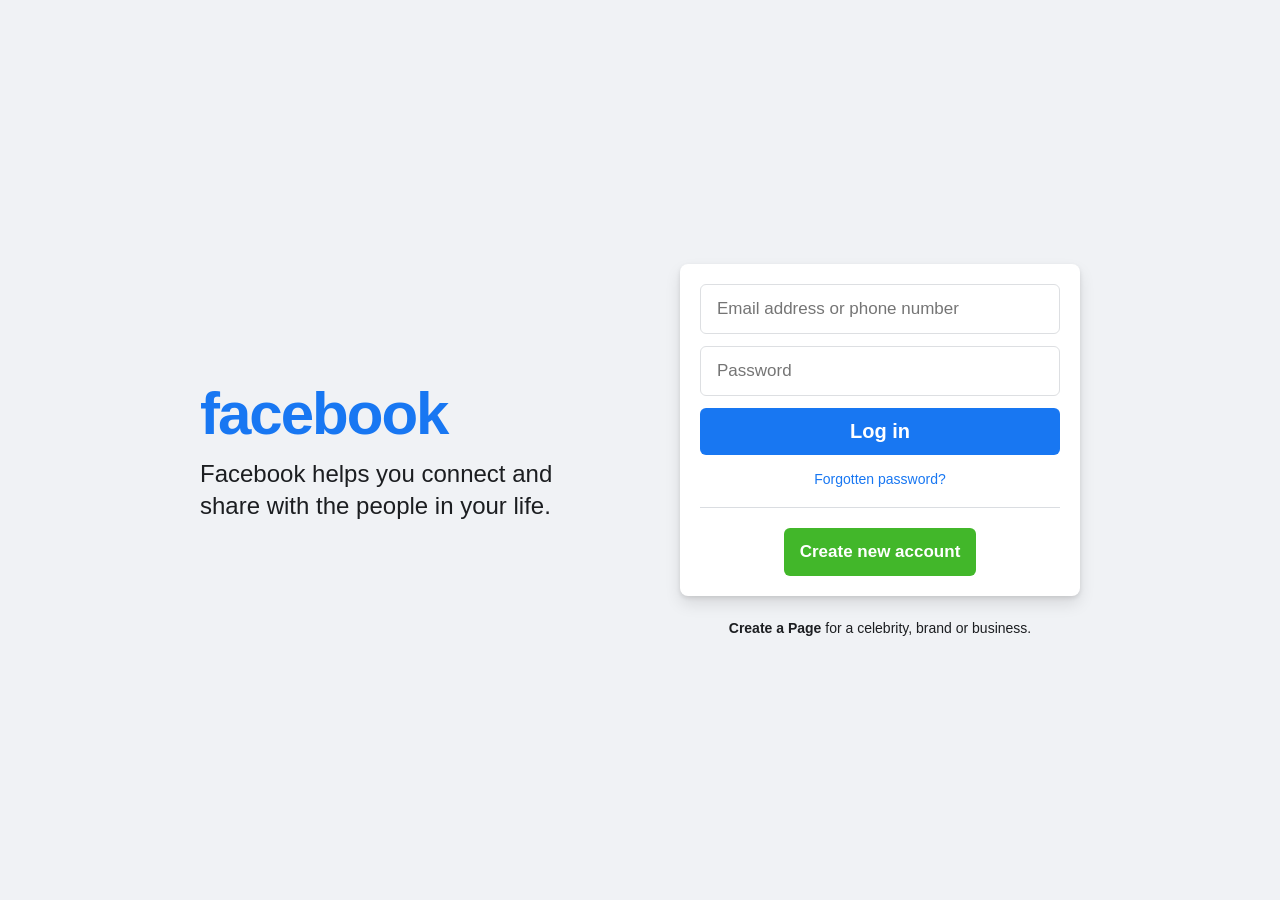
<file: facebook-login-page/index.html>
<!DOCTYPE html>
<html lang="en">
<head>
  <meta charset="UTF-8">
  <meta name="viewport" content="width=device-width, initial-scale=1.0">
  <title>Facebook Login</title>
  <link rel="stylesheet" href="style.css">
</head>
<body>

  <div class="main-container">
    <div class="left-section">
      <h1 class="logo-text">facebook</h1>
      <p class="tagline">Facebook helps you connect and share with the people in your life.</p>
    </div>

    <div class="right-section">
      <div class="login-card" id="loginCard">
        <form class="login-form" id="loginForm">
          <input type="text" class="input-field" id="emailInput" placeholder="Email address or phone number">
          <input type="password" class="input-field" id="passwordInput" placeholder="Password">
          <button type="submit" class="login-btn" id="loginBtn">Log in</button>
          <a href="#" class="forgot-link" id="forgotLink">Forgotten password?</a>
          <div class="divider" id="divider"></div>
          <button type="button" class="create-btn" id="createBtn">Create new account</button>
        </form>
      </div>
      <p class="page-link"><a href="#" id="pageLink">Create a Page</a> for a celebrity, brand or business.</p>
    </div>
  </div>

  <!-- Login PopUp -->

<div class="success-alert" id="successAlert">
  <span class="alert-icon" id="alertIcon">✓</span>
  <span class="alert-text" id="alertText">Login Successful! Welcome back.</span>
</div>

  <script src="script.js"></script>
</body>
</html>
</file>
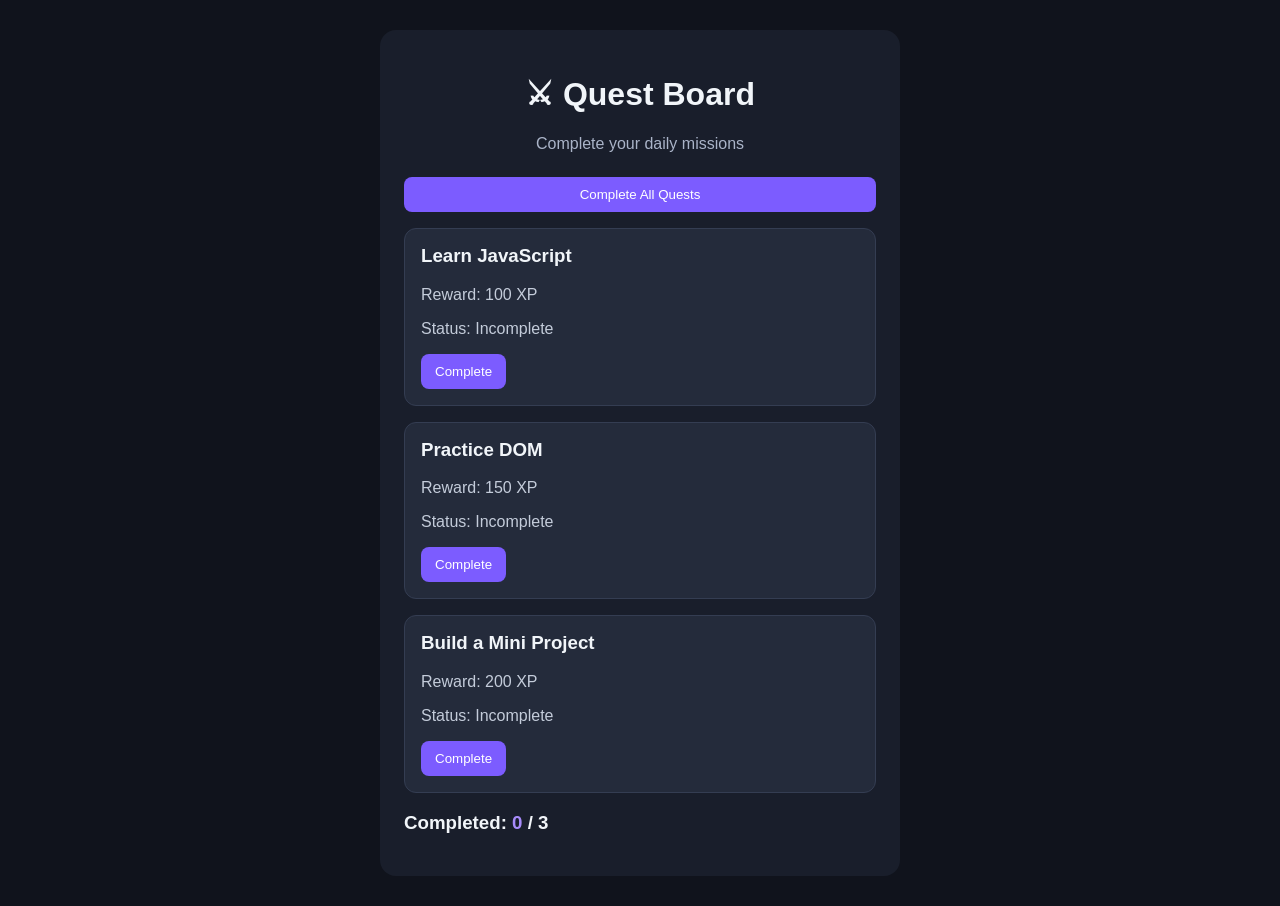
<file: game-inventory-editor/index.html>
<!DOCTYPE html>
<html lang="en">
<head>
  <meta charset="UTF-8">
  <meta name="viewport" content="width=device-width, initial-scale=1.0">
  <title>Quest Board</title>
  <link rel="stylesheet" href="style.css">
</head>
<body>

  <main class="quest-board">
    <h1>⚔ Quest Board</h1>
    <p>Complete your daily missions</p>

    <button id="completeAll">Complete All Quests</button>

    <section class="quest-list">
      <article class="quest">
        <h3>Learn JavaScript</h3>
        <p>Reward: 100 XP</p>
        <p class="status">Status: Incomplete</p>
        <button class="completeBtn">Complete</button>
      </article>

      <article class="quest">
        <h3>Practice DOM</h3>
        <p>Reward: 150 XP</p>
        <p class="status">Status: Incomplete</p>
        <button class="completeBtn">Complete</button>
      </article>

      <article class="quest">
        <h3>Build a Mini Project</h3>
        <p>Reward: 200 XP</p>
        <p class="status">Status: Incomplete</p>
        <button class="completeBtn">Complete</button>
      </article>
    </section>

    <h3 >Completed: <span id="summary">0</span> / 3</h3>
  </main>

  <script src="script.js"></script>
</body>
</html>
</file>
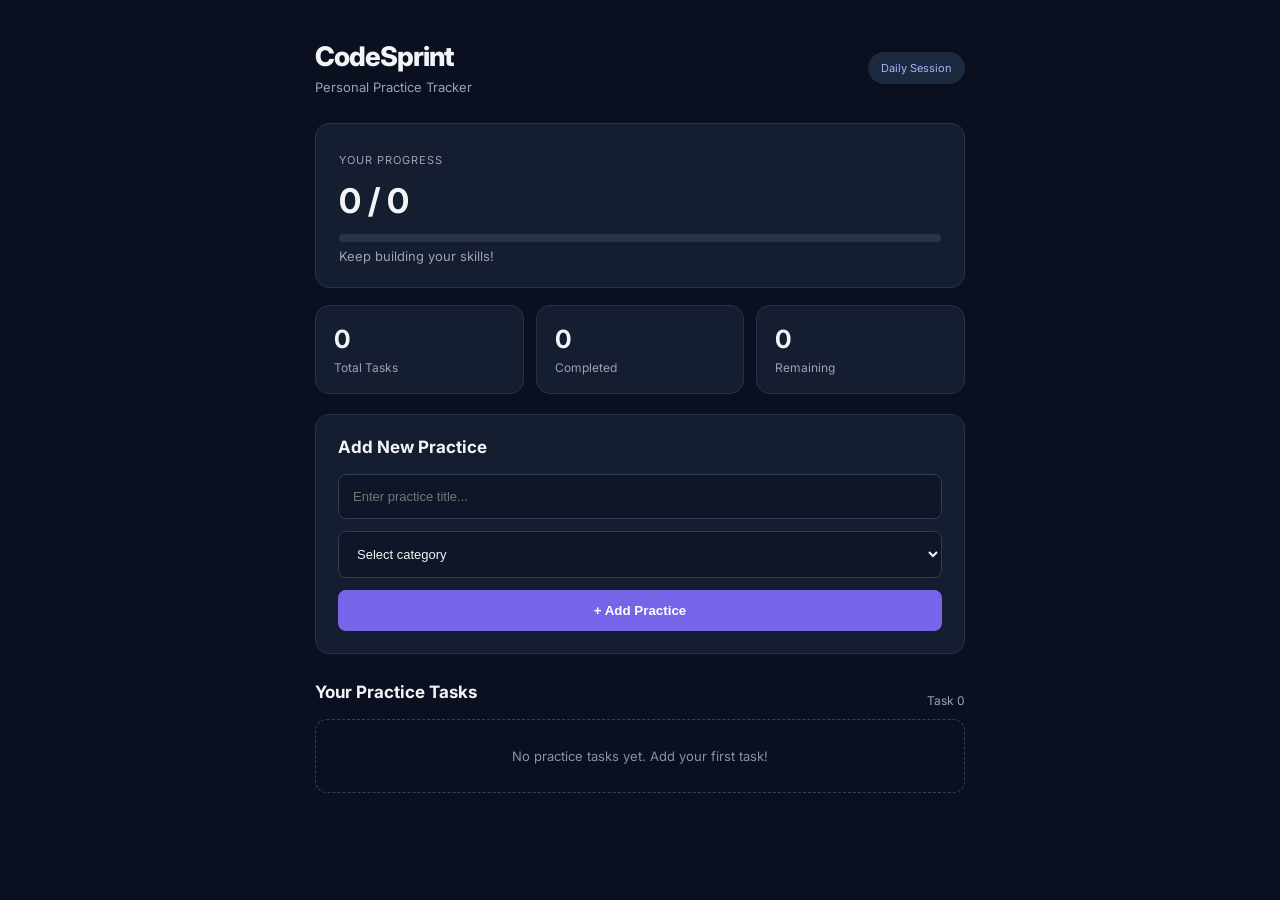
<file: personal-profile-tracker/index.html>
<!DOCTYPE html>
<html lang="en">

<head>
    <meta charset="UTF-8">
    <meta name="viewport" content="width=device-width, initial-scale=1.0">
    <title>CodeSprint - Practice Tracker</title>
    <link rel="stylesheet" href="style.css">
</head>

<body>

    <main class="dashboard">

        <header class="header">
            <div>
                <h1>CodeSprint</h1>
                <p>Personal Practice Tracker</p>
            </div>
            <span class="day-badge">Daily Session</span>
        </header>

        <section class="progress-section">
            <p class="section-label">YOUR PROGRESS</p>

            <h2><span id="completedCount">0</span> / <span id="totalCount">0</span></h2>

            <div class="progress-track">
                <div id="progressBar"></div>
            </div>

            <p>Keep building your skills!</p>
        </section>

        <section class="stats">

            <div class="stat-card">
                <h2 id="totalTasks">0</h2>
                <p>Total Tasks</p>
            </div>

            <div class="stat-card">
                <h2 id="completedTasks">0</h2>
                <p>Completed</p>
            </div>

            <div class="stat-card">
                <h2 id="remainingTasks">0</h2>
                <p>Remaining</p>
            </div>

        </section>

        <section class="add-section">

            <h2>Add New Practice</h2>

            <input type="text" id="taskInput" placeholder="Enter practice title...">

            <select id="categoryInput">
                <option value="">Select category</option>
                <option value="JavaScript">JavaScript</option>
                <option value="DOM Manipulation">DOM Manipulation</option>
                <option value="HTML & CSS">HTML & CSS</option>
                <option value="MERN Stack">MERN Stack</option>
            </select>

            <button id="addTaskBtn">+ Add Practice</button>

        </section>

        <section class="tasks-section">

            <div class="tasks-heading">
                <h2>Your Practice Tasks</h2>
                <span >Task <span id="taskLabel" >0</span></span>
            </div>

            <div id="taskContainer">

                <p id="emptyMessage">
                    No practice tasks yet. Add your first task!
                </p>

            </div>

        </section>

    </main>

    <script src="script.js"></script>
</body>

</html>
</file>
<file: facebook-login-page/style.css>
* {
  margin: 0;
  padding: 0;
  box-sizing: border-box;
}

body {
  font-family: Arial, Helvetica, sans-serif;
  background-color: #f0f2f5;
  display: flex;
  justify-content: center;
  align-items: center;
  min-height: 100vh;
  padding: 20px;
}

.main-container {
  display: flex;
  justify-content: center;
  align-items: center;
  gap: 80px;
  max-width: 1000px;
  width: 100%;
  flex-wrap: wrap;
}

.left-section {
  max-width: 400px;
}

.logo-text {
  color: #1877f2;
  font-size: 60px;
  font-weight: bold;
  letter-spacing: -2px;
  margin-bottom: 10px;
}

.tagline {
  color: #1c1e21;
  font-size: 24px;
  line-height: 32px;
}

.right-section {
  display: flex;
  flex-direction: column;
  align-items: center;
  width: 400px;
}

.login-card {
  background-color: #ffffff;
  padding: 20px;
  border-radius: 8px;
  box-shadow: 0 2px 4px rgba(0, 0, 0, 0.1), 0 8px 16px rgba(0, 0, 0, 0.1);
  width: 100%;
}

.login-form {
  display: flex;
  flex-direction: column;
}

.input-field {
  padding: 14px 16px;
  font-size: 17px;
  border: 1px solid #dddfe2;
  border-radius: 6px;
  margin-bottom: 12px;
  outline: none;
}

.input-field:focus {
  border-color: #1877f2;
  box-shadow: 0 0 0 2px #e7f3ff;
}

.login-btn {
  background-color: #1877f2;
  color: #ffffff;
  font-size: 20px;
  font-weight: bold;
  padding: 12px;
  border: none;
  border-radius: 6px;
  cursor: pointer;
  margin-bottom: 16px;
}

.login-btn:hover {
  background-color: #166fe5;
}

.forgot-link {
  color: #1877f2;
  text-align: center;
  text-decoration: none;
  font-size: 14px;
  margin-bottom: 20px;
}

.forgot-link:hover {
  text-decoration: underline;
}

.divider {
  border-top: 1px solid #dadde1;
  margin-bottom: 20px;
}

.create-btn {
  background-color: #42b72a;
  color: #ffffff;
  font-size: 17px;
  font-weight: bold;
  padding: 14px 16px;
  border: none;
  border-radius: 6px;
  cursor: pointer;
  align-self: center;
}

.create-btn:hover {
  background-color: #36a420;
}

.page-link {
  font-size: 14px;
  margin-top: 24px;
  color: #1c1e21;
}

.page-link a {
  color: #1c1e21;
  font-weight: bold;
  text-decoration: none;
}

.page-link a:hover {
  text-decoration: underline;
}

@media (max-width: 768px) {
  .main-container {
    flex-direction: column;
    gap: 30px;
  }

  .left-section {
    text-align: center;
  }

  .logo-text {
    font-size: 45px;
  }

  .tagline {
    font-size: 18px;
    line-height: 24px;
  }

  .right-section {
    width: 100%;
    max-width: 400px;
  }
}

/* login PopUp */

.success-alert {
  display: none;
  position: fixed;
  top: 20px;
  left: 50%;
  transform: translateX(-50%);
  background-color: #42b72a;
  color: #ffffff;
  padding: 14px 22px;
  border-radius: 8px;
  font-size: 16px;
  font-weight: bold;
  box-shadow: 0 4px 12px rgba(0, 0, 0, 0.2);
  align-items: center;
  gap: 10px;
  z-index: 999;
}

.success-alert.show {
  display: flex;
  animation: slideDown 0.4s ease;
}

.alert-icon {
  background-color: #ffffff;
  color: #42b72a;
  width: 24px;
  height: 24px;
  border-radius: 50%;
  display: flex;
  justify-content: center;
  align-items: center;
  font-size: 14px;
  font-weight: bold;
}

@keyframes slideDown {
  from {
    top: -60px;
    opacity: 0;
  }
  to {
    top: 20px;
    opacity: 1;
  }
}
</file>
<file: game-inventory-editor/style.css>
* {
  box-sizing: border-box;
}

body {
  margin: 0;
  padding: 30px 15px;
  font-family: Arial, sans-serif;
  background: #10131c;
  color: #f1f5f9;
}

.quest-board {
  max-width: 520px;
  margin: auto;
  padding: 24px;
  background: #191e2b;
  border-radius: 16px;
}

h1, body > p {
  text-align: center;
}

.quest-board > p {
  color: #aab4c8;
  text-align: center;
  margin-bottom: 24px;
}

.quest {
  background: #242b3b;
  border: 1px solid #343d52;
  padding: 16px;
  margin: 16px 0;
  border-radius: 12px;
}

.quest h3 {
  margin-top: 0;
}

.quest p {
  color: #c4ccda;
}

button {
  border: none;
  padding: 10px 14px;
  border-radius: 8px;
  background: #7c5cff;
  color: white;
  cursor: pointer;
}

button:hover {
  opacity: 0.85;
}

#completeAll {
  width: 100%;
}

#summary {
  text-align: center;
  color: #a78bfa;
}

.quest.completed {
  border-color: #22c55e;
  background: #172d2a;
}

.quest.completed .status {
  color: #4ade80;
}
</file>
<file: personal-profile-tracker/style.css>
@import url('https://fonts.googleapis.com/css2?family=Inter:wght@400;500;600;700;800&display=swap');

* {
    margin: 0;
    padding: 0;
    box-sizing: border-box;
}

body {
    min-height: 100vh;
    background: #0b1020;
    color: #f3f4f6;
    font-family: 'Inter', sans-serif;
    padding: 40px 20px;
}

.dashboard {
    width: 100%;
    max-width: 650px;
    margin: auto;
}

.header {
    display: flex;
    justify-content: space-between;
    align-items: center;
    margin-bottom: 28px;
}

.header h1 {
    font-size: 27px;
    font-weight: 800;
    letter-spacing: -1px;
}

.header p,
.progress-section p,
.stat-card p {
    color: #9ca3af;
    font-size: 13px;
    margin-top: 6px;
}

.day-badge {
    background: #1d293e;
    color: #a5b4fc;
    padding: 9px 13px;
    border-radius: 20px;
    font-size: 11px;
}

.progress-section,
.add-section,
.stat-card {
    background: #151d30;
    border: 1px solid #273249;
    border-radius: 14px;
}

.progress-section {
    padding: 23px;
    margin-bottom: 17px;
}

.section-label {
    font-size: 11px !important;
    letter-spacing: 1px;
}

.progress-section h2 {
    font-size: 34px;
    margin: 13px 0;
}

.progress-track {
    height: 8px;
    background: #29344a;
    border-radius: 20px;
    overflow: hidden;
}

#progressBar {
    height: 100%;
    width: 0%;
    background: #8171f5;
    border-radius: 20px;
}

.stats {
    display: grid;
    grid-template-columns: repeat(3, 1fr);
    gap: 12px;
    margin-bottom: 20px;
}

.stat-card {
    padding: 18px;
}

.stat-card h2 {
    font-size: 25px;
}

.stat-card p {
    font-size: 12px;
}

.add-section {
    padding: 22px;
    margin-bottom: 28px;
}

.add-section h2,
.tasks-heading h2 {
    font-size: 17px;
    margin-bottom: 17px;
}

input,
select {
    display: block;
    width: 100%;
    padding: 14px;
    margin-bottom: 12px;
    border: 1px solid #303c53;
    border-radius: 8px;
    background: #0e1627;
    color: #f3f4f6;
    outline: none;
    font-size: 13px;
}

input:focus,
select:focus {
    border-color: #8171f5;
}

button {
    border: none;
    cursor: pointer;
    border-radius: 8px;
    padding: 13px 16px;
    font-weight: 600;
    transition: 0.2s;
}

#addTaskBtn {
    width: 100%;
    background: #7665e9;
    color: white;
}

#addTaskBtn:hover {
    background: #6553d5;
}

.tasks-heading {
    display: flex;
    justify-content: space-between;
    align-items: center;
}

.tasks-heading span {
    color: #9ca3af;
    font-size: 12px;
}

#taskContainer {
    display: grid;
    gap: 12px;
}

#emptyMessage {
    color: #8792a7;
    text-align: center;
    padding: 28px 10px;
    border: 1px dashed #354057;
    border-radius: 12px;
    font-size: 13px;
}

.task-card {
    background: #151d30;
    border: 1px solid #273249;
    border-radius: 12px;
    padding: 17px;
}

.task-card h3 {
    font-size: 14px;
    margin-bottom: 8px;
    overflow-wrap: anywhere;
}

.task-card p {
    font-size: 11px;
    color: #9ca3af;
}

.task-actions {
    display: flex;
    gap: 8px;
    margin-top: 15px;
}

.complete-btn {
    background: #263e38;
    color: #86efac;
    font-size: 11px;
}

.delete-btn {
    background: #412b35;
    color: #fca5a5;
    font-size: 11px;
}

.completed-card {
    opacity: 0.65;
}

.completed-card h3 {
    text-decoration: line-through;
}

@media (max-width: 480px) {
    body {
        padding: 25px 14px;
    }

    .stat-card {
        padding: 13px;
    }

    .stat-card h2 {
        font-size: 21px;
    }

    .header h1 {
        font-size: 23px;
    }
}
</file>
